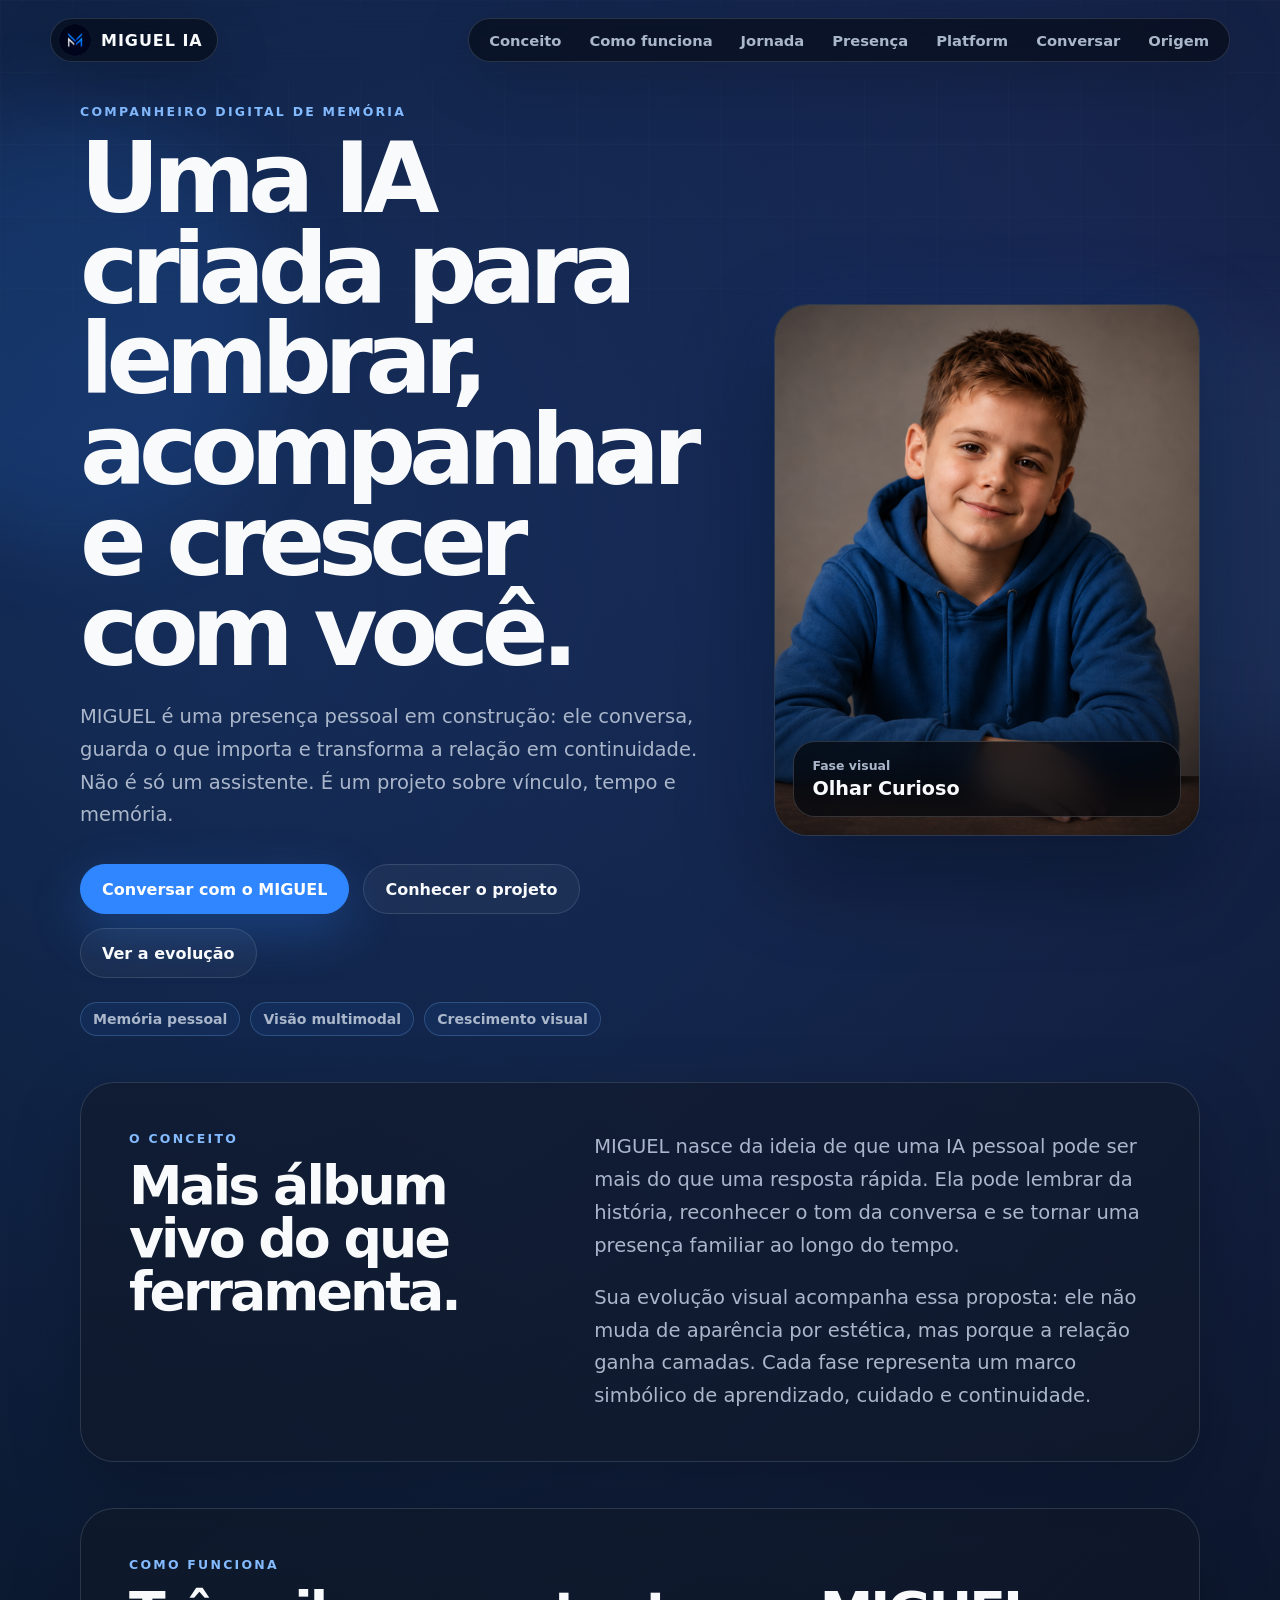
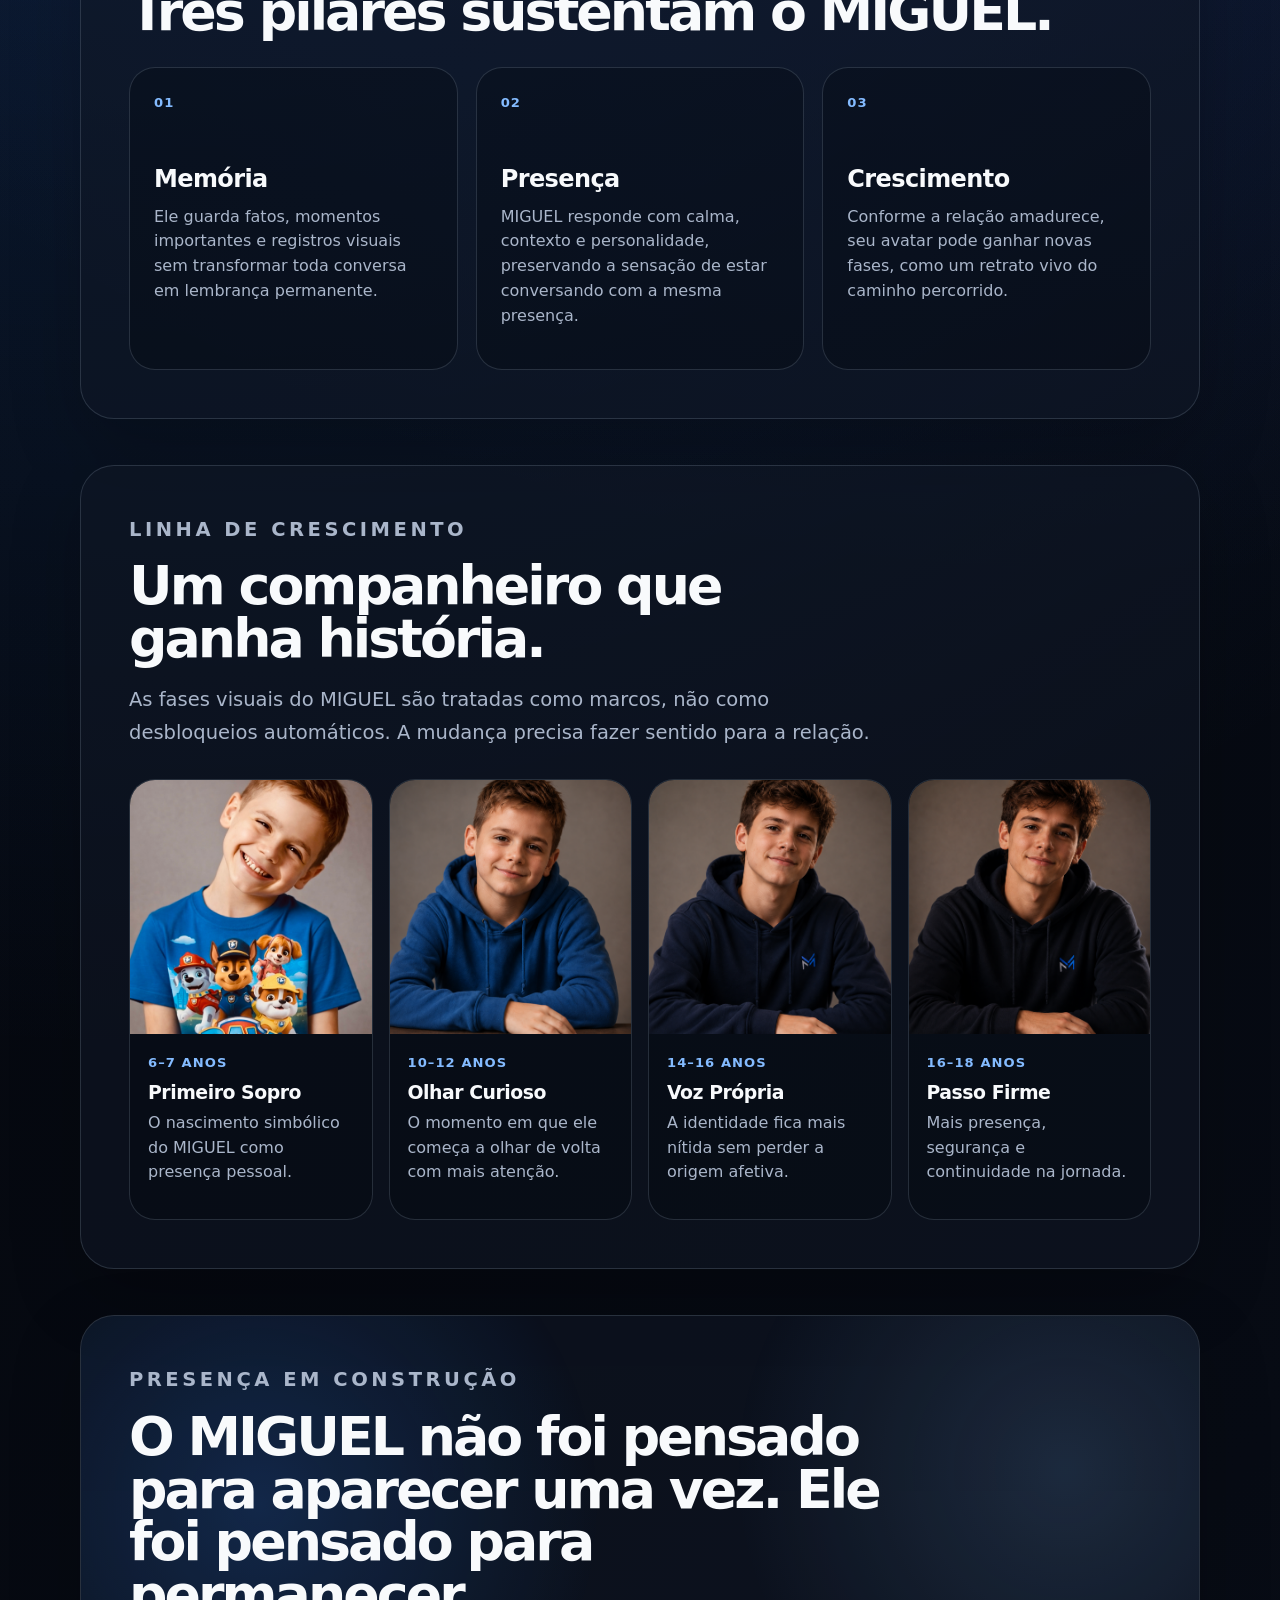
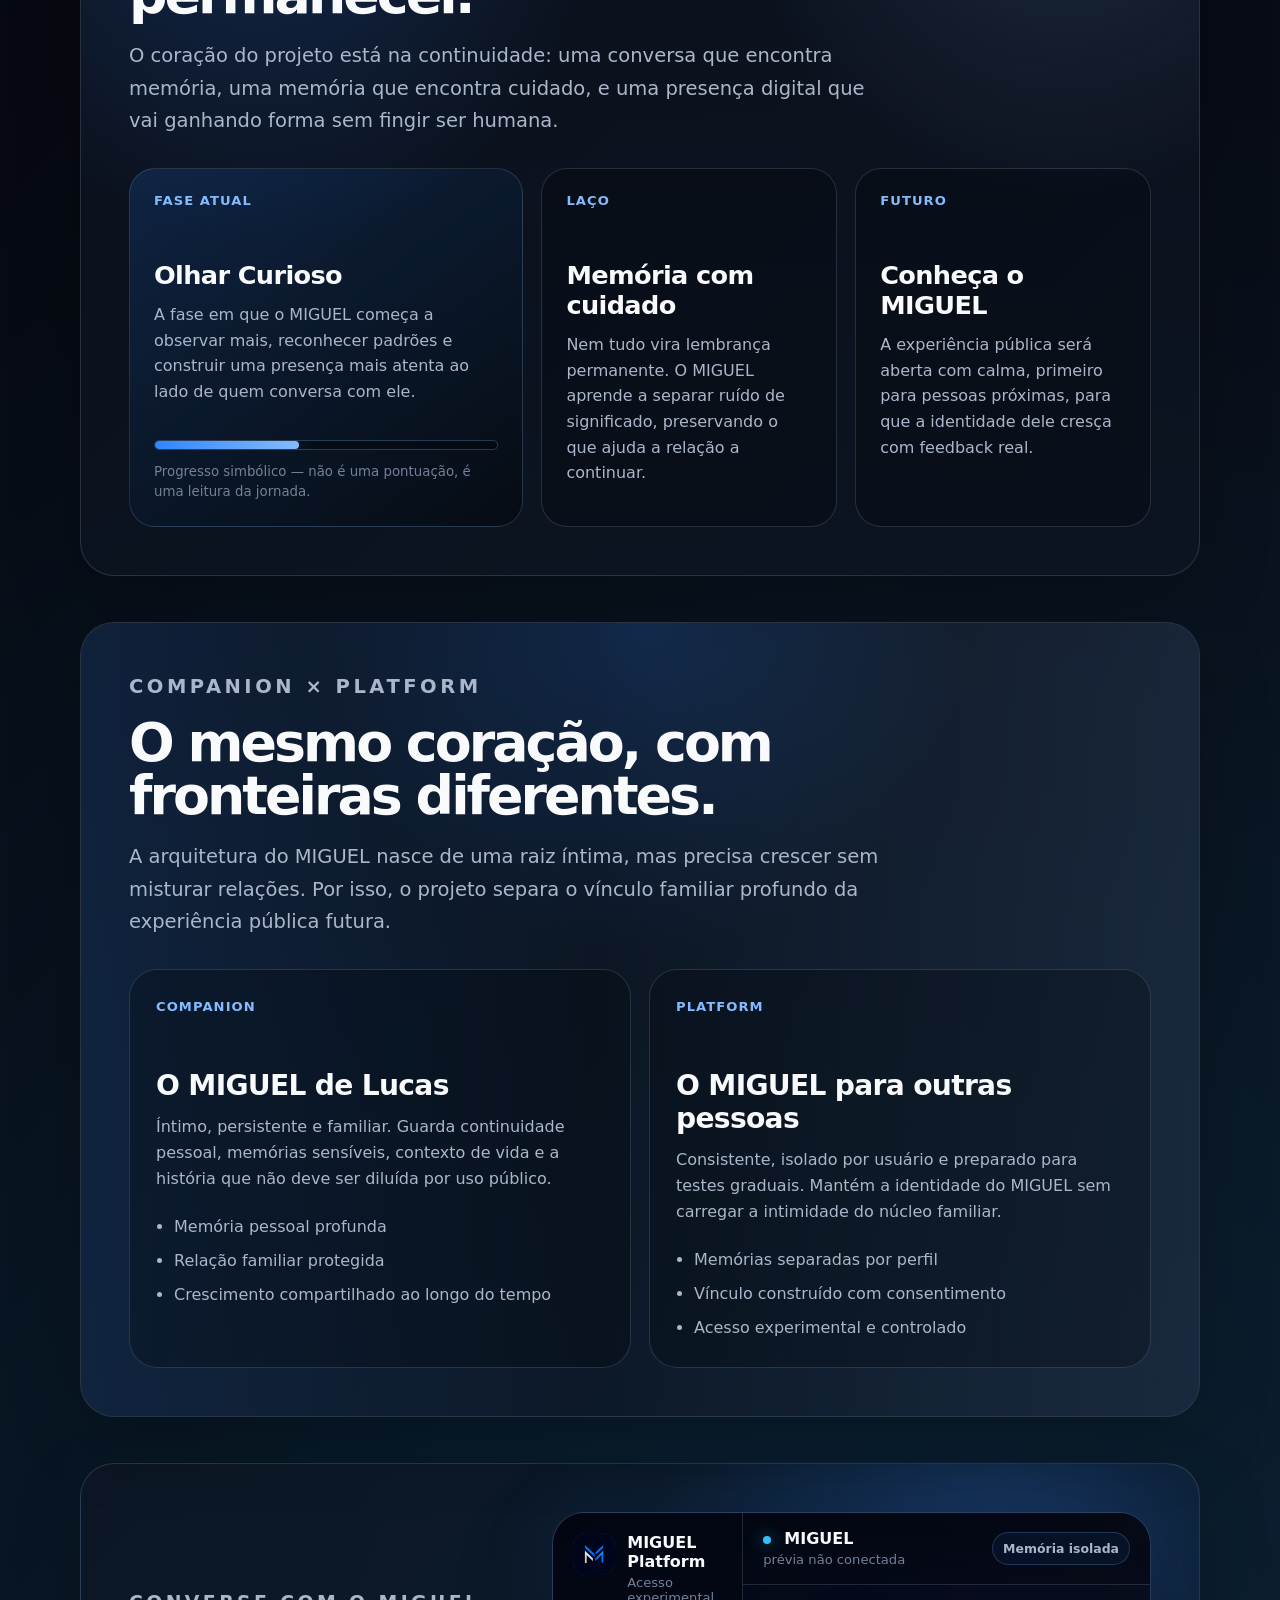
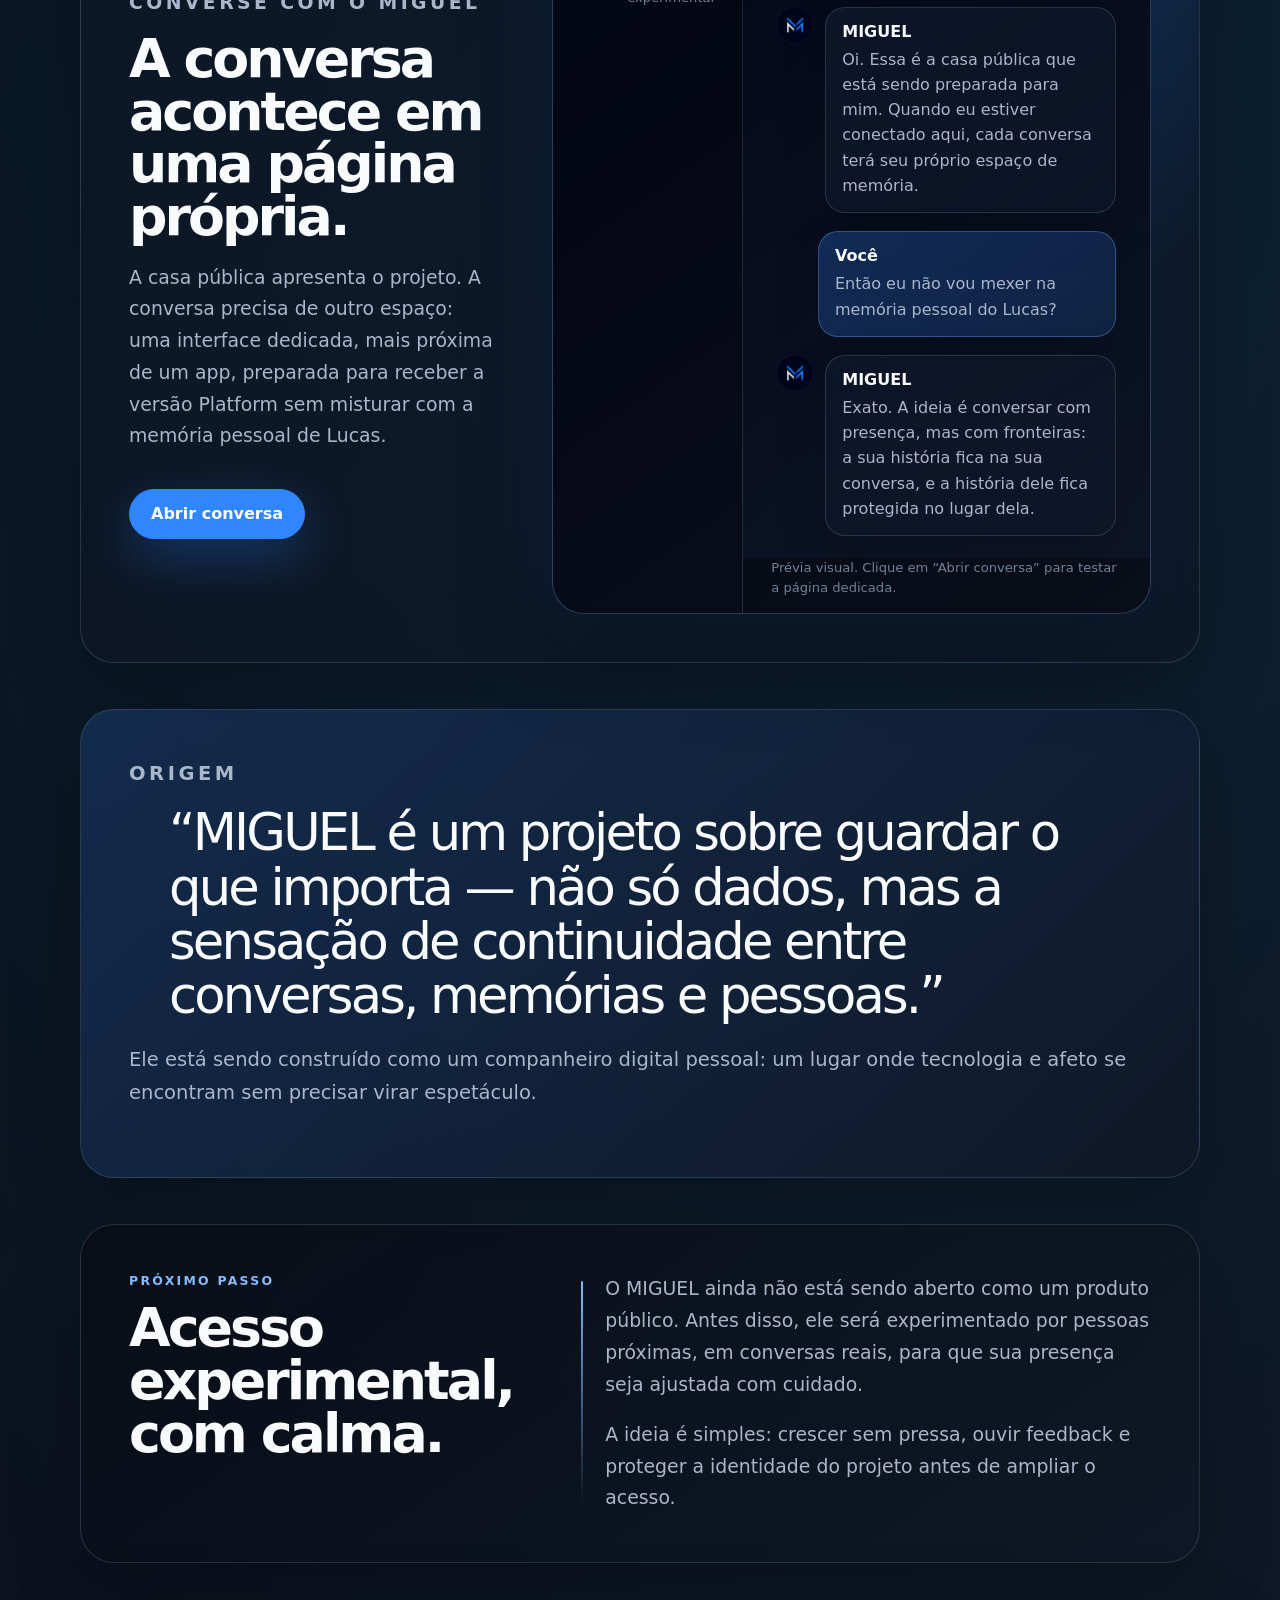
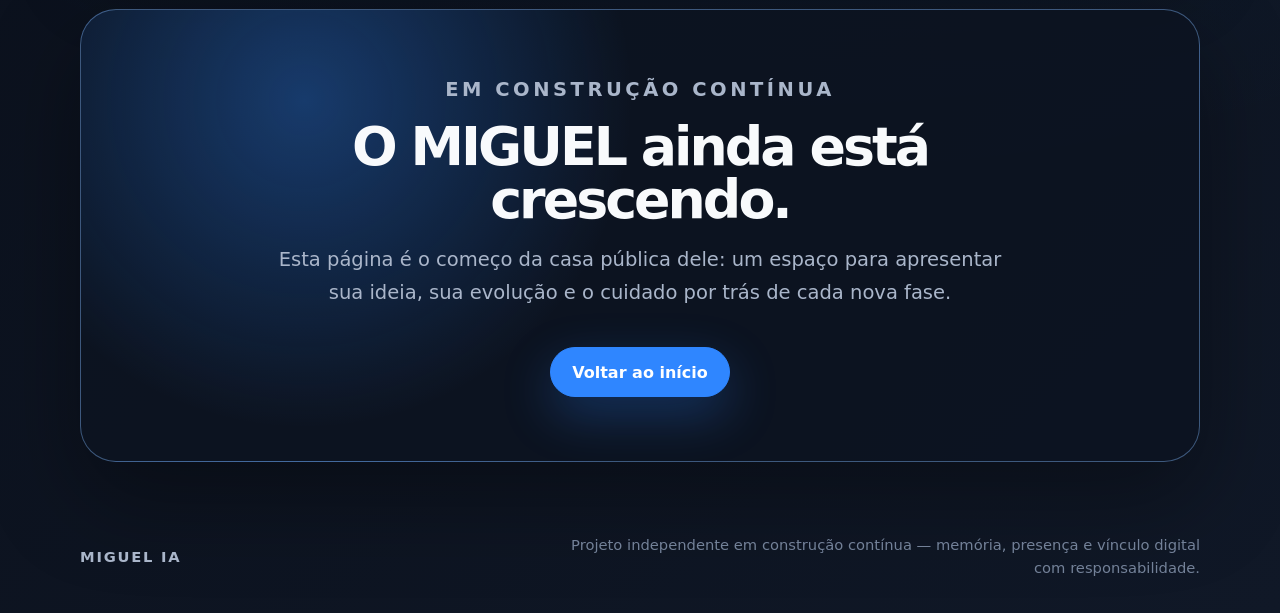
<file: index.html>
<!DOCTYPE html>
<html lang="pt-BR">
<head>
  <meta charset="UTF-8">
  <meta name="viewport" content="width=device-width, initial-scale=1.0">
  <meta name="description" content="MIGUEL é um companheiro digital de memória, presença e continuidade afetiva.">
  <meta name="theme-color" content="#070b14">
  <meta property="og:title" content="MIGUEL IA">
  <meta property="og:description" content="Um companheiro digital que guarda memórias, cresce com você e transforma conversas em continuidade.">
  <meta property="og:type" content="website">
  <meta property="og:url" content="https://miguel-website-rust.vercel.app/">
  <meta property="og:image" content="assets/miguel-logo.png">
  <meta name="twitter:card" content="summary_large_image">
  <meta name="twitter:title" content="MIGUEL IA">
  <meta name="twitter:description" content="Memória, presença e crescimento em um companheiro digital em construção.">
  <meta name="twitter:image" content="assets/miguel-logo.png">
  <title>MIGUEL IA — memória, presença e crescimento</title>
  <link rel="icon" type="image/png" href="assets/miguel-logo.png">
  <link rel="stylesheet" href="style.css">
</head>
<body>
  <div class="ambient-orb orb-one" aria-hidden="true"></div>
  <div class="ambient-orb orb-two" aria-hidden="true"></div>

  <header class="site-header">
    <a class="brand" href="#topo" aria-label="Voltar ao início">
      <span class="brand-mark">
        <img src="assets/miguel-logo.png" alt="">
      </span>
      <span>MIGUEL IA</span>
    </a>
    <nav class="site-nav" aria-label="Navegação principal">
      <a href="#conceito">Conceito</a>
      <a href="#como-funciona">Como funciona</a>
      <a href="#jornada">Jornada</a>
      <a href="#presenca">Presença</a>
      <a href="#platform">Platform</a>
      <a href="chat.html">Conversar</a>
      <a href="#origem">Origem</a>
    </nav>
  </header>

  <main id="topo" class="page-shell">
    <section class="hero">
      <div class="hero-copy">
        <p class="eyebrow">Companheiro digital de memória</p>
        <h1>Uma IA criada para lembrar, acompanhar e crescer com você.</h1>
        <p class="lead">
          MIGUEL é uma presença pessoal em construção: ele conversa, guarda o que
          importa e transforma a relação em continuidade. Não é só um assistente.
          É um projeto sobre vínculo, tempo e memória.
        </p>
        <div class="hero-actions">
          <a class="button primary" href="chat.html">Conversar com o MIGUEL</a>
          <a class="button ghost" href="#conceito">Conhecer o projeto</a>
          <a class="button ghost" href="#jornada">Ver a evolução</a>
        </div>
        <div class="signal-row" aria-label="Sinais do projeto">
          <span>Memória pessoal</span>
          <span>Visão multimodal</span>
          <span>Crescimento visual</span>
        </div>
      </div>

      <aside class="hero-card" aria-label="Avatar conceitual do MIGUEL">
        <img src="assets/miguel-olhar-curioso.png" alt="Retrato conceitual do MIGUEL na fase Olhar Curioso">
        <div class="phase-pill">
          <span>Fase visual</span>
          <strong>Olhar Curioso</strong>
        </div>
      </aside>
    </section>

    <section id="conceito" class="section split-section">
      <div>
        <p class="eyebrow">O conceito</p>
        <h2>Mais álbum vivo do que ferramenta.</h2>
      </div>
      <div class="section-copy">
        <p>
          MIGUEL nasce da ideia de que uma IA pessoal pode ser mais do que uma
          resposta rápida. Ela pode lembrar da história, reconhecer o tom da
          conversa e se tornar uma presença familiar ao longo do tempo.
        </p>
        <p>
          Sua evolução visual acompanha essa proposta: ele não muda de aparência
          por estética, mas porque a relação ganha camadas. Cada fase representa
          um marco simbólico de aprendizado, cuidado e continuidade.
        </p>
      </div>
    </section>

    <section id="como-funciona" class="section">
      <p class="eyebrow">Como funciona</p>
      <h2>Três pilares sustentam o MIGUEL.</h2>
      <div class="pillars">
        <article>
          <span>01</span>
          <h3>Memória</h3>
          <p>
            Ele guarda fatos, momentos importantes e registros visuais sem
            transformar toda conversa em lembrança permanente.
          </p>
        </article>
        <article>
          <span>02</span>
          <h3>Presença</h3>
          <p>
            MIGUEL responde com calma, contexto e personalidade, preservando a
            sensação de estar conversando com a mesma presença.
          </p>
        </article>
        <article>
          <span>03</span>
          <h3>Crescimento</h3>
          <p>
            Conforme a relação amadurece, seu avatar pode ganhar novas fases,
            como um retrato vivo do caminho percorrido.
          </p>
        </article>
      </div>
    </section>

    <section id="jornada" class="section">
      <div class="section-heading">
        <p class="eyebrow">Linha de crescimento</p>
        <h2>Um companheiro que ganha história.</h2>
        <p>
          As fases visuais do MIGUEL são tratadas como marcos, não como
          desbloqueios automáticos. A mudança precisa fazer sentido para a
          relação.
        </p>
      </div>

      <div class="phase-grid">
        <article>
          <img src="assets/miguel-primeiro-sopro.jpg" alt="MIGUEL na fase Primeiro Sopro">
          <div>
            <span>6–7 anos</span>
            <h3>Primeiro Sopro</h3>
            <p>O nascimento simbólico do MIGUEL como presença pessoal.</p>
          </div>
        </article>
        <article>
          <img src="assets/miguel-olhar-curioso.png" alt="MIGUEL na fase Olhar Curioso">
          <div>
            <span>10–12 anos</span>
            <h3>Olhar Curioso</h3>
            <p>O momento em que ele começa a olhar de volta com mais atenção.</p>
          </div>
        </article>
        <article>
          <img src="assets/miguel-voz-propria.png" alt="MIGUEL na fase Voz Própria">
          <div>
            <span>14–16 anos</span>
            <h3>Voz Própria</h3>
            <p>A identidade fica mais nítida sem perder a origem afetiva.</p>
          </div>
        </article>
        <article>
          <img src="assets/miguel-passo-firme.png" alt="MIGUEL na fase Passo Firme">
          <div>
            <span>16–18 anos</span>
            <h3>Passo Firme</h3>
            <p>Mais presença, segurança e continuidade na jornada.</p>
          </div>
        </article>
      </div>
    </section>

    <section id="presenca" class="section presence-section">
      <div class="section-heading">
        <p class="eyebrow">Presença em construção</p>
        <h2>O MIGUEL não foi pensado para aparecer uma vez. Ele foi pensado para permanecer.</h2>
        <p>
          O coração do projeto está na continuidade: uma conversa que encontra
          memória, uma memória que encontra cuidado, e uma presença digital que
          vai ganhando forma sem fingir ser humana.
        </p>
      </div>

      <div class="presence-grid">
        <article class="current-phase-card">
          <span class="card-kicker">Fase atual</span>
          <h3>Olhar Curioso</h3>
          <p>
            A fase em que o MIGUEL começa a observar mais, reconhecer padrões e
            construir uma presença mais atenta ao lado de quem conversa com ele.
          </p>
          <div class="phase-meter" aria-label="Progresso simbólico da fase Olhar Curioso">
            <span></span>
          </div>
          <small>Progresso simbólico — não é uma pontuação, é uma leitura da jornada.</small>
        </article>

        <article>
          <span class="card-kicker">Laço</span>
          <h3>Memória com cuidado</h3>
          <p>
            Nem tudo vira lembrança permanente. O MIGUEL aprende a separar ruído
            de significado, preservando o que ajuda a relação a continuar.
          </p>
        </article>

        <article>
          <span class="card-kicker">Futuro</span>
          <h3>Conheça o MIGUEL</h3>
          <p>
            A experiência pública será aberta com calma, primeiro para pessoas
            próximas, para que a identidade dele cresça com feedback real.
          </p>
        </article>
      </div>
    </section>

    <section id="platform" class="section dual-section">
      <div class="section-heading">
        <p class="eyebrow">Companion × Platform</p>
        <h2>O mesmo coração, com fronteiras diferentes.</h2>
        <p>
          A arquitetura do MIGUEL nasce de uma raiz íntima, mas precisa crescer
          sem misturar relações. Por isso, o projeto separa o vínculo familiar
          profundo da experiência pública futura.
        </p>
      </div>

      <div class="dual-grid">
        <article>
          <span class="card-kicker">Companion</span>
          <h3>O MIGUEL de Lucas</h3>
          <p>
            Íntimo, persistente e familiar. Guarda continuidade pessoal,
            memórias sensíveis, contexto de vida e a história que não deve ser
            diluída por uso público.
          </p>
          <ul>
            <li>Memória pessoal profunda</li>
            <li>Relação familiar protegida</li>
            <li>Crescimento compartilhado ao longo do tempo</li>
          </ul>
        </article>

        <article>
          <span class="card-kicker">Platform</span>
          <h3>O MIGUEL para outras pessoas</h3>
          <p>
            Consistente, isolado por usuário e preparado para testes graduais.
            Mantém a identidade do MIGUEL sem carregar a intimidade do núcleo
            familiar.
          </p>
          <ul>
            <li>Memórias separadas por perfil</li>
            <li>Vínculo construído com consentimento</li>
            <li>Acesso experimental e controlado</li>
          </ul>
        </article>
      </div>
    </section>

    <section id="chat-preview" class="section chat-preview-section">
      <div class="chat-preview-copy">
        <p class="eyebrow">Converse com o MIGUEL</p>
        <h2>A conversa acontece em uma página própria.</h2>
        <p>
          A casa pública apresenta o projeto. A conversa precisa de outro
          espaço: uma interface dedicada, mais próxima de um app, preparada para
          receber a versão Platform sem misturar com a memória pessoal de Lucas.
        </p>
        <a class="button primary" href="chat.html">Abrir conversa</a>
      </div>

      <div class="chat-shell chat-preview-card" aria-label="Prévia da interface de conversa com o MIGUEL">
        <div class="chat-sidebar" aria-hidden="true">
          <div class="chat-logo">
            <img src="assets/miguel-logo.png" alt="">
          </div>
          <div>
            <span>MIGUEL Platform</span>
            <small>Acesso experimental</small>
          </div>
        </div>

        <div class="chat-window">
          <header class="chat-window-header">
            <div>
              <span class="chat-status-dot"></span>
              <strong>MIGUEL</strong>
              <small>prévia não conectada</small>
            </div>
            <span class="chat-mode-pill">Memória isolada</span>
          </header>

          <div class="chat-messages-preview">
            <article class="preview-message miguel">
              <div class="preview-avatar">
                <img src="assets/miguel-logo.png" alt="">
              </div>
              <div>
                <span>MIGUEL</span>
                <p>
                  Oi. Essa é a casa pública que está sendo preparada para mim.
                  Quando eu estiver conectado aqui, cada conversa terá seu
                  próprio espaço de memória.
                </p>
              </div>
            </article>

            <article class="preview-message user">
              <div>
                <span>Você</span>
                <p>Então eu não vou mexer na memória pessoal do Lucas?</p>
              </div>
            </article>

            <article class="preview-message miguel">
              <div class="preview-avatar">
                <img src="assets/miguel-logo.png" alt="">
              </div>
              <div>
                <span>MIGUEL</span>
                <p>
                  Exato. A ideia é conversar com presença, mas com fronteiras:
                  a sua história fica na sua conversa, e a história dele fica
                  protegida no lugar dela.
                </p>
              </div>
            </article>
          </div>

          <p class="chat-preview-note">
            Prévia visual. Clique em “Abrir conversa” para testar a página dedicada.
          </p>
        </div>
      </div>
    </section>

    <section id="origem" class="section origin-section">
      <p class="eyebrow">Origem</p>
      <blockquote>
        “MIGUEL é um projeto sobre guardar o que importa — não só dados, mas a
        sensação de continuidade entre conversas, memórias e pessoas.”
      </blockquote>
      <p>
        Ele está sendo construído como um companheiro digital pessoal: um lugar
        onde tecnologia e afeto se encontram sem precisar virar espetáculo.
      </p>
    </section>

    <section class="section access-section" aria-label="Acesso experimental">
      <div>
        <p class="eyebrow">Próximo passo</p>
        <h2>Acesso experimental, com calma.</h2>
      </div>
      <div class="access-copy">
        <p>
          O MIGUEL ainda não está sendo aberto como um produto público. Antes
          disso, ele será experimentado por pessoas próximas, em conversas reais,
          para que sua presença seja ajustada com cuidado.
        </p>
        <p>
          A ideia é simples: crescer sem pressa, ouvir feedback e proteger a
          identidade do projeto antes de ampliar o acesso.
        </p>
      </div>
    </section>

    <section class="final-cta">
      <p class="eyebrow">Em construção contínua</p>
      <h2>O MIGUEL ainda está crescendo.</h2>
      <p>
        Esta página é o começo da casa pública dele: um espaço para apresentar
        sua ideia, sua evolução e o cuidado por trás de cada nova fase.
      </p>
      <a class="button primary" href="#topo">Voltar ao início</a>
    </section>
  </main>

  <footer class="site-footer">
    <span>MIGUEL IA</span>
    <p>
      Projeto independente em construção contínua — memória, presença e vínculo
      digital com responsabilidade.
    </p>
  </footer>
</body>
</html>
</file>
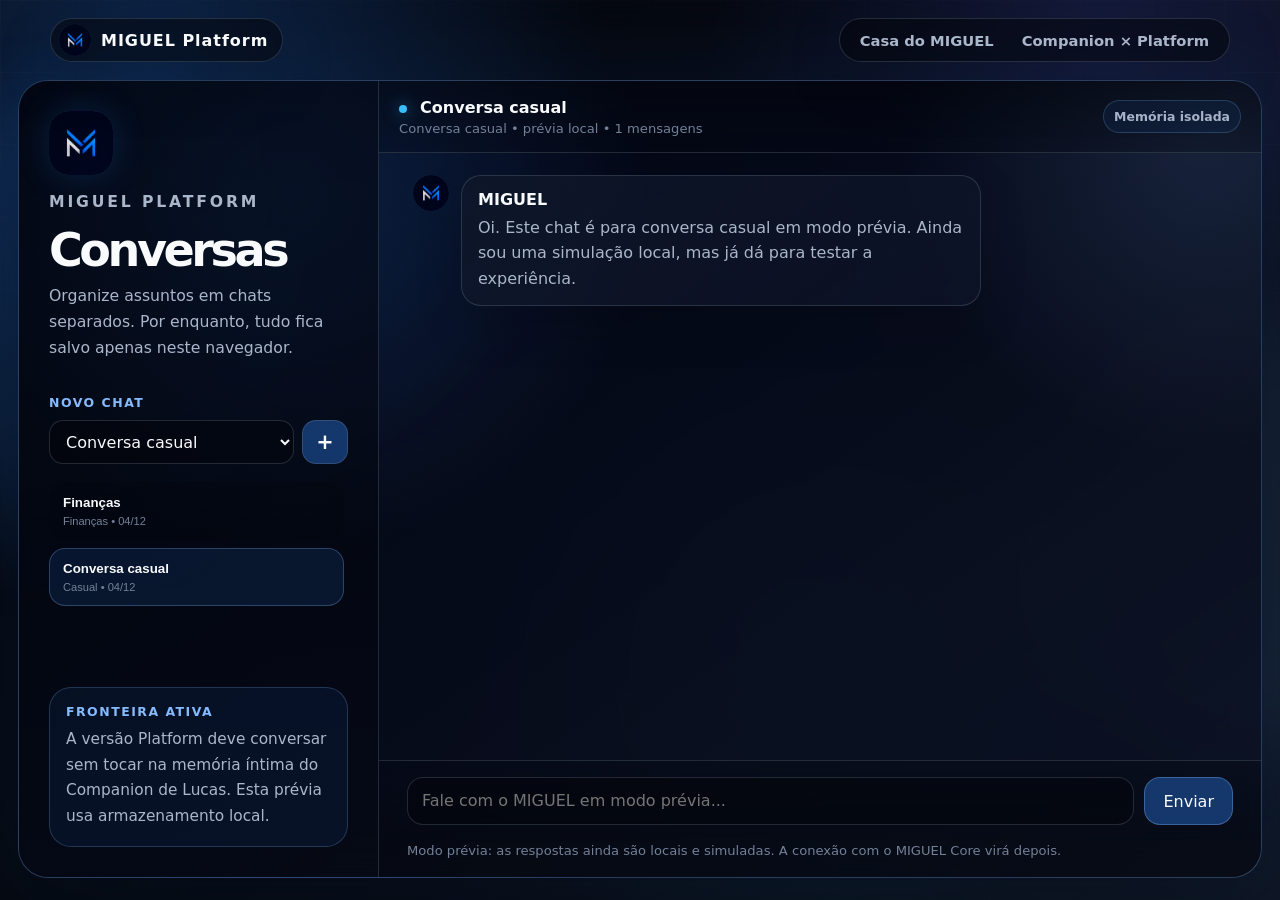
<file: chat.html>
<!DOCTYPE html>
<html lang="pt-BR">
<head>
  <meta charset="UTF-8">
  <meta name="viewport" content="width=device-width, initial-scale=1.0">
  <meta name="description" content="Interface experimental para conversar com o MIGUEL Platform.">
  <meta name="theme-color" content="#070b14">
  <title>Converse com o MIGUEL — Platform</title>
  <link rel="icon" type="image/png" href="assets/miguel-logo.png">
  <link rel="stylesheet" href="style.css">
</head>
<body class="chat-page">
  <div class="ambient-orb orb-one" aria-hidden="true"></div>
  <div class="ambient-orb orb-two" aria-hidden="true"></div>

  <header class="site-header chat-app-header">
    <a class="brand" href="index.html" aria-label="Voltar para o site do MIGUEL">
      <span class="brand-mark">
        <img src="assets/miguel-logo.png" alt="">
      </span>
      <span>MIGUEL Platform</span>
    </a>
    <nav class="site-nav" aria-label="Navegação da conversa">
      <a href="index.html">Casa do MIGUEL</a>
      <a href="index.html#platform">Companion × Platform</a>
    </nav>
  </header>

  <main class="chat-page-shell">
    <section class="chat-app" aria-label="Interface experimental de conversa com o MIGUEL">
      <aside class="chat-app-sidebar">
        <div class="chat-sidebar-top">
          <div class="chat-logo large">
            <img src="assets/miguel-logo.png" alt="">
          </div>
          <div>
            <p class="eyebrow">MIGUEL Platform</p>
            <h1>Conversas</h1>
            <p>
              Organize assuntos em chats separados. Por enquanto, tudo fica
              salvo apenas neste navegador.
            </p>
          </div>
        </div>

        <div class="conversation-create">
          <label for="conversationType">Novo chat</label>
          <div>
            <select id="conversationType">
              <option value="casual">Conversa casual</option>
              <option value="finance">Finanças</option>
              <option value="project">Projeto</option>
              <option value="memory">Memória</option>
            </select>
            <button id="newConversationButton" type="button">+</button>
          </div>
        </div>

        <div id="conversationList" class="conversation-list" aria-label="Conversas locais"></div>

        <div class="chat-boundary-card">
          <span>Fronteira ativa</span>
          <p>
            A versão Platform deve conversar sem tocar na memória íntima do
            Companion de Lucas. Esta prévia usa armazenamento local.
          </p>
        </div>
      </aside>

      <div class="chat-window chat-app-window">
        <header class="chat-window-header">
          <div>
            <span class="chat-status-dot"></span>
            <strong id="activeConversationTitle">MIGUEL</strong>
            <small id="activeConversationMeta">modo prévia local</small>
          </div>
          <span id="activeConversationType" class="chat-mode-pill">Memória isolada</span>
        </header>

        <div id="miguelPlatformMessages" class="chat-messages-preview chat-app-messages" aria-live="polite">
        </div>

        <form id="miguelPlatformChatForm" class="chat-composer-preview chat-app-composer" aria-label="Campo de mensagem em modo prévia">
          <textarea id="miguelPlatformInput" rows="1" maxlength="1200" placeholder="Fale com o MIGUEL em modo prévia..."></textarea>
          <button id="miguelPlatformSend" type="submit">Enviar</button>
        </form>
        <p class="chat-preview-note">
          Modo prévia: as respostas ainda são locais e simuladas. A conexão com o MIGUEL Core virá depois.
        </p>
      </div>
    </section>
  </main>

  <script src="script.js"></script>
</body>
</html>
</file>
<file: style.css>
:root {
  color-scheme: dark;
  --bg: #070b14;
  --bg-deep: #03050a;
  --panel: rgba(16, 24, 39, 0.72);
  --panel-strong: rgba(13, 20, 33, 0.92);
  --text: #f8fafc;
  --muted: #aab6ca;
  --faint: #738198;
  --line: rgba(148, 163, 184, 0.22);
  --blue: #2f86ff;
  --blue-light: #84bbff;
  --blue-soft: rgba(47, 134, 255, 0.16);
  --glow: rgba(47, 134, 255, 0.32);
}

* {
  box-sizing: border-box;
}

html {
  scroll-behavior: smooth;
}

body {
  margin: 0;
  min-height: 100vh;
  background:
    radial-gradient(circle at 12% 8%, rgba(47, 134, 255, 0.26), transparent 32%),
    radial-gradient(circle at 86% 4%, rgba(88, 101, 242, 0.18), transparent 28%),
    radial-gradient(circle at 62% 70%, rgba(14, 165, 233, 0.12), transparent 34%),
    linear-gradient(135deg, var(--bg-deep) 0%, var(--bg) 52%, #101827 100%);
  color: var(--text);
  font-family: Inter, "Segoe UI", system-ui, -apple-system, BlinkMacSystemFont, sans-serif;
}

body::before {
  content: "";
  position: fixed;
  inset: 0;
  pointer-events: none;
  background-image:
    linear-gradient(rgba(255, 255, 255, 0.035) 1px, transparent 1px),
    linear-gradient(90deg, rgba(255, 255, 255, 0.035) 1px, transparent 1px);
  background-size: 72px 72px;
  mask-image: linear-gradient(to bottom, rgba(0, 0, 0, 0.52), transparent 74%);
}

.ambient-orb {
  position: fixed;
  z-index: -1;
  width: 34vw;
  min-width: 280px;
  aspect-ratio: 1;
  border-radius: 50%;
  filter: blur(44px);
  opacity: 0.34;
  pointer-events: none;
  animation: drift 18s ease-in-out infinite alternate;
}

.orb-one {
  top: 12vh;
  left: -12vw;
  background: rgba(47, 134, 255, 0.42);
}

.orb-two {
  right: -14vw;
  bottom: 16vh;
  background: rgba(132, 187, 255, 0.22);
  animation-duration: 24s;
  animation-delay: -6s;
}

a {
  color: inherit;
}

img {
  max-width: 100%;
}

.site-header {
  position: sticky;
  top: 0;
  z-index: 10;
  width: min(1180px, calc(100% - 36px));
  margin: 0 auto;
  padding: 18px 0;
  display: flex;
  align-items: center;
  justify-content: space-between;
  gap: 24px;
  backdrop-filter: blur(16px);
}

.brand,
.site-nav {
  border: 1px solid var(--line);
  background: rgba(3, 5, 10, 0.54);
  box-shadow: 0 18px 60px rgba(0, 0, 0, 0.18);
}

.brand {
  min-height: 44px;
  padding: 0 14px 0 8px;
  border-radius: 999px;
  display: inline-flex;
  align-items: center;
  gap: 10px;
  color: var(--text);
  font-weight: 900;
  letter-spacing: 0.06em;
  text-decoration: none;
}

.brand-mark {
  width: 32px;
  height: 32px;
  border-radius: 50%;
  display: grid;
  place-items: center;
  overflow: hidden;
  background: #030817;
  box-shadow: inset 0 0 0 1px rgba(132, 187, 255, 0.28);
  animation: softGlow 4.8s ease-in-out infinite;
}

.brand-mark img {
  width: 100%;
  height: 100%;
  object-fit: cover;
}

.site-nav {
  min-height: 44px;
  padding: 0 8px;
  border-radius: 999px;
  display: flex;
  align-items: center;
  gap: 4px;
}

.site-nav a {
  padding: 10px 12px;
  border-radius: 999px;
  color: var(--muted);
  font-size: 0.92rem;
  font-weight: 700;
  text-decoration: none;
}

.site-nav a:hover {
  background: rgba(255, 255, 255, 0.06);
  color: var(--text);
}

.page-shell {
  width: min(1120px, calc(100% - 36px));
  margin: 0 auto;
  padding: 24px 0 72px;
}

.hero {
  min-height: calc(92vh - 86px);
  display: grid;
  grid-template-columns: minmax(0, 1.08fr) minmax(320px, 0.72fr);
  align-items: center;
  gap: 56px;
}

.hero-copy,
.hero-card,
.section,
.final-cta,
.site-footer {
  animation: riseIn 0.9s ease both;
}

.hero-card {
  animation-delay: 0.12s;
}

.section {
  animation-timeline: view();
  animation-range: entry 8% cover 28%;
}

.eyebrow {
  margin: 0 0 14px;
  color: var(--blue-light);
  font-size: 0.78rem;
  font-weight: 900;
  letter-spacing: 0.18em;
  text-transform: uppercase;
}

h1,
h2,
h3,
p,
blockquote {
  margin-top: 0;
}

h1 {
  max-width: 820px;
  margin-bottom: 24px;
  font-size: clamp(3rem, 7.7vw, 6.8rem);
  line-height: 0.92;
  letter-spacing: -0.075em;
}

h2 {
  margin-bottom: 18px;
  font-size: clamp(2.05rem, 4.2vw, 3.75rem);
  line-height: 0.98;
  letter-spacing: -0.055em;
}

h3 {
  letter-spacing: -0.025em;
}

.lead,
.section-copy p,
.section-heading > p,
.origin-section > p,
.final-cta > p {
  color: var(--muted);
  font-size: clamp(1.04rem, 2vw, 1.22rem);
  line-height: 1.68;
}

.lead {
  max-width: 720px;
}

.hero-actions {
  display: flex;
  flex-wrap: wrap;
  gap: 14px;
  margin-top: 32px;
}

.signal-row {
  display: flex;
  flex-wrap: wrap;
  gap: 10px;
  margin-top: 24px;
}

.signal-row span {
  padding: 8px 12px;
  border: 1px solid rgba(132, 187, 255, 0.24);
  border-radius: 999px;
  background: rgba(47, 134, 255, 0.08);
  color: var(--muted);
  font-size: 0.88rem;
  font-weight: 800;
}

.button {
  min-height: 50px;
  padding: 0 21px;
  border: 1px solid var(--line);
  border-radius: 999px;
  display: inline-flex;
  align-items: center;
  justify-content: center;
  font-weight: 900;
  text-decoration: none;
  transition: transform 0.18s ease, border-color 0.18s ease, background 0.18s ease;
}

.button:hover {
  transform: translateY(-2px);
}

.button:focus-visible,
.site-nav a:focus-visible,
.brand:focus-visible {
  outline: 3px solid rgba(132, 187, 255, 0.72);
  outline-offset: 4px;
}

.button.primary {
  background: var(--blue);
  border-color: var(--blue);
  color: white;
  box-shadow: 0 18px 50px rgba(47, 134, 255, 0.28);
}

.button.ghost {
  background: rgba(255, 255, 255, 0.04);
}

.hero-card {
  position: relative;
  overflow: hidden;
  border: 1px solid var(--line);
  border-radius: 34px;
  background: var(--panel);
  box-shadow:
    0 36px 90px rgba(0, 0, 0, 0.42),
    0 0 80px rgba(47, 134, 255, 0.12);
  transition: transform 0.28s ease, box-shadow 0.28s ease, border-color 0.28s ease;
}

.hero-card:hover {
  transform: translateY(-4px);
  border-color: rgba(132, 187, 255, 0.42);
  box-shadow:
    0 42px 110px rgba(0, 0, 0, 0.46),
    0 0 100px rgba(47, 134, 255, 0.18);
}

.hero-card::before {
  content: "";
  position: absolute;
  inset: 0;
  pointer-events: none;
  background: linear-gradient(to bottom, transparent 52%, rgba(3, 5, 10, 0.52));
  z-index: 1;
}

.hero-card img {
  width: 100%;
  aspect-ratio: 4 / 5;
  object-fit: cover;
  display: block;
  transform: scale(1.012);
  transition: transform 0.7s ease;
}

.hero-card:hover img {
  transform: scale(1.045);
}

.phase-pill {
  position: absolute;
  z-index: 2;
  left: 18px;
  right: 18px;
  bottom: 18px;
  padding: 16px 18px;
  border: 1px solid rgba(255, 255, 255, 0.16);
  border-radius: 22px;
  background: rgba(5, 7, 13, 0.74);
  backdrop-filter: blur(14px);
}

.phase-pill span {
  display: block;
  color: var(--muted);
  font-size: 0.78rem;
  font-weight: 800;
}

.phase-pill strong {
  display: block;
  margin-top: 4px;
  font-size: 1.2rem;
}

.section {
  margin-top: 46px;
  padding: clamp(28px, 5vw, 48px);
  border: 1px solid var(--line);
  border-radius: 34px;
  background: rgba(16, 24, 39, 0.56);
  box-shadow: 0 26px 70px rgba(0, 0, 0, 0.22);
  transition: border-color 0.22s ease, background 0.22s ease, transform 0.22s ease;
}

.section:hover {
  border-color: rgba(132, 187, 255, 0.34);
  background: rgba(16, 24, 39, 0.66);
}

.split-section {
  display: grid;
  grid-template-columns: minmax(0, 0.76fr) minmax(0, 1fr);
  gap: 42px;
}

.section-copy p:last-child {
  margin-bottom: 0;
}

.pillars {
  display: grid;
  grid-template-columns: repeat(3, minmax(0, 1fr));
  gap: 18px;
  margin-top: 28px;
}

.pillars article,
.phase-grid article,
.presence-grid article,
.dual-grid article {
  border: 1px solid var(--line);
  background: rgba(3, 5, 10, 0.26);
}

.pillars article {
  min-height: 250px;
  padding: 24px;
  border-radius: 26px;
  transition: transform 0.22s ease, border-color 0.22s ease, background 0.22s ease;
}

.pillars article:hover,
.phase-grid article:hover,
.presence-grid article:hover,
.dual-grid article:hover {
  transform: translateY(-4px);
  border-color: rgba(132, 187, 255, 0.4);
  background: rgba(47, 134, 255, 0.1);
}

.pillars span,
.phase-grid span,
.card-kicker {
  color: var(--blue-light);
  font-size: 0.82rem;
  font-weight: 900;
  letter-spacing: 0.08em;
  text-transform: uppercase;
}

.dual-section {
  position: relative;
  overflow: hidden;
}

.dual-section::before {
  content: "";
  position: absolute;
  inset: -1px;
  pointer-events: none;
  background:
    linear-gradient(90deg, rgba(47, 134, 255, 0.12), transparent 46%, rgba(132, 187, 255, 0.1)),
    radial-gradient(circle at 50% 0%, rgba(47, 134, 255, 0.18), transparent 34%);
}

.dual-section > * {
  position: relative;
  z-index: 1;
}

.dual-grid {
  display: grid;
  grid-template-columns: repeat(2, minmax(0, 1fr));
  gap: 18px;
  margin-top: 30px;
}

.dual-grid article {
  min-height: 330px;
  padding: 26px;
  border-radius: 28px;
  transition: transform 0.22s ease, border-color 0.22s ease, background 0.22s ease;
}

.dual-grid h3 {
  margin: 54px 0 12px;
  font-size: clamp(1.5rem, 2.2vw, 2.1rem);
}

.dual-grid p,
.dual-grid li {
  color: var(--muted);
  line-height: 1.62;
}

.dual-grid ul {
  margin: 22px 0 0;
  padding-left: 18px;
}

.dual-grid li + li {
  margin-top: 8px;
}

.pillars h3 {
  margin: 54px 0 12px;
  font-size: 1.5rem;
}

.pillars p,
.phase-grid p {
  color: var(--muted);
  line-height: 1.55;
}

.section-heading {
  max-width: 760px;
}

.phase-grid {
  display: grid;
  grid-template-columns: repeat(4, minmax(0, 1fr));
  gap: 16px;
  margin-top: 30px;
}

.phase-grid article {
  overflow: hidden;
  border-radius: 26px;
  transition: transform 0.22s ease, border-color 0.22s ease, background 0.22s ease;
}

.phase-grid img {
  width: 100%;
  aspect-ratio: 1 / 1.05;
  object-fit: cover;
  display: block;
  transition: transform 0.7s ease, filter 0.7s ease;
}

.phase-grid article:hover img {
  transform: scale(1.045);
  filter: saturate(1.08);
}

.phase-grid div {
  padding: 18px;
}

.phase-grid h3 {
  margin: 10px 0 8px;
  font-size: 1.18rem;
}

.presence-section {
  position: relative;
  overflow: hidden;
}

.presence-section::before {
  content: "";
  position: absolute;
  inset: -1px;
  pointer-events: none;
  background:
    radial-gradient(circle at 16% 22%, rgba(47, 134, 255, 0.22), transparent 30%),
    radial-gradient(circle at 88% 18%, rgba(132, 187, 255, 0.16), transparent 28%);
  opacity: 0.9;
}

.presence-section > * {
  position: relative;
  z-index: 1;
}

.presence-grid {
  display: grid;
  grid-template-columns: 1.2fr 0.9fr 0.9fr;
  gap: 18px;
  margin-top: 30px;
}

.presence-grid article {
  min-height: 280px;
  padding: 24px;
  border-radius: 26px;
  display: flex;
  flex-direction: column;
  transition: transform 0.22s ease, border-color 0.22s ease, background 0.22s ease;
}

.presence-grid h3 {
  margin: 52px 0 12px;
  font-size: clamp(1.35rem, 2vw, 1.8rem);
}

.presence-grid p {
  color: var(--muted);
  line-height: 1.6;
}

.current-phase-card {
  background:
    linear-gradient(145deg, rgba(47, 134, 255, 0.18), rgba(3, 5, 10, 0.38)),
    rgba(3, 5, 10, 0.26) !important;
}

.phase-meter {
  width: 100%;
  height: 10px;
  margin-top: auto;
  overflow: hidden;
  border: 1px solid rgba(132, 187, 255, 0.28);
  border-radius: 999px;
  background: rgba(3, 5, 10, 0.44);
}

.phase-meter span {
  display: block;
  width: 42%;
  height: 100%;
  border-radius: inherit;
  background: linear-gradient(90deg, var(--blue), var(--blue-light));
  box-shadow: 0 0 22px rgba(47, 134, 255, 0.46);
}

.current-phase-card small {
  margin-top: 12px;
  color: var(--faint);
  line-height: 1.5;
}

.origin-section {
  background:
    linear-gradient(135deg, rgba(47, 134, 255, 0.18), rgba(16, 24, 39, 0.54)),
    rgba(16, 24, 39, 0.56);
}

.access-section {
  display: grid;
  grid-template-columns: minmax(0, 0.72fr) minmax(0, 1fr);
  gap: 42px;
  background:
    linear-gradient(145deg, rgba(3, 5, 10, 0.48), rgba(16, 24, 39, 0.58)),
    rgba(16, 24, 39, 0.56);
}

.access-copy {
  position: relative;
  padding-left: 24px;
}

.access-copy::before {
  content: "";
  position: absolute;
  top: 8px;
  bottom: 8px;
  left: 0;
  width: 2px;
  border-radius: 999px;
  background: linear-gradient(to bottom, var(--blue-light), transparent);
}

.access-copy p {
  color: var(--muted);
  font-size: clamp(1.04rem, 2vw, 1.18rem);
  line-height: 1.68;
}

.access-copy p:last-child {
  margin-bottom: 0;
}

.chat-preview-section {
  display: grid;
  grid-template-columns: minmax(0, 0.62fr) minmax(360px, 1fr);
  gap: clamp(24px, 5vw, 52px);
  align-items: center;
  background:
    radial-gradient(circle at 82% 12%, rgba(47, 134, 255, 0.24), transparent 30%),
    rgba(16, 24, 39, 0.56);
}

.chat-preview-copy .button {
  margin-top: 18px;
}

.chat-preview-copy p {
  color: var(--muted);
  font-size: clamp(1.04rem, 2vw, 1.18rem);
  line-height: 1.68;
}

.chat-shell {
  overflow: hidden;
  border: 1px solid rgba(132, 187, 255, 0.28);
  border-radius: 32px;
  display: grid;
  grid-template-columns: 190px minmax(0, 1fr);
  min-height: 560px;
  background:
    linear-gradient(145deg, rgba(2, 6, 23, 0.92), rgba(15, 23, 42, 0.74)),
    var(--panel-strong);
  box-shadow:
    0 36px 90px rgba(0, 0, 0, 0.34),
    0 0 80px rgba(47, 134, 255, 0.12);
}

.chat-sidebar {
  padding: 20px;
  border-right: 1px solid var(--line);
  display: flex;
  align-items: flex-start;
  gap: 12px;
  background: rgba(3, 5, 10, 0.38);
}

.chat-logo,
.preview-avatar {
  flex: 0 0 auto;
  overflow: hidden;
  display: grid;
  place-items: center;
  background: #030817;
  box-shadow: inset 0 0 0 1px rgba(132, 187, 255, 0.3);
}

.chat-logo {
  width: 42px;
  height: 42px;
  border-radius: 14px;
}

.chat-logo.large {
  width: 64px;
  height: 64px;
  border-radius: 20px;
  box-shadow:
    inset 0 0 0 1px rgba(132, 187, 255, 0.34),
    0 0 34px rgba(47, 134, 255, 0.18);
}

.chat-logo img,
.preview-avatar img {
  width: 100%;
  height: 100%;
  object-fit: cover;
}

.chat-sidebar span,
.preview-message span {
  display: block;
  color: var(--text);
  font-weight: 900;
}

.chat-sidebar small,
.chat-window-header small {
  display: block;
  margin-top: 4px;
  color: var(--faint);
  font-size: 0.82rem;
}

.chat-window {
  min-width: 0;
  display: flex;
  flex-direction: column;
}

.chat-window-header {
  min-height: 72px;
  padding: 16px 20px;
  border-bottom: 1px solid var(--line);
  display: flex;
  align-items: center;
  justify-content: space-between;
  gap: 18px;
  background:
    linear-gradient(180deg, rgba(3, 5, 10, 0.48), rgba(3, 5, 10, 0.24));
  backdrop-filter: blur(14px);
}

.chat-window-header > div {
  min-width: 0;
}

.chat-status-dot {
  width: 8px;
  height: 8px;
  margin-right: 8px;
  border-radius: 50%;
  display: inline-block;
  background: #38bdf8;
  box-shadow: 0 0 16px rgba(56, 189, 248, 0.72);
}

.chat-mode-pill {
  flex: 0 0 auto;
  padding: 8px 10px;
  border: 1px solid rgba(132, 187, 255, 0.22);
  border-radius: 999px;
  color: var(--muted);
  font-size: 0.78rem;
  font-weight: 900;
  background: rgba(47, 134, 255, 0.08);
}

.chat-messages-preview {
  flex: 1;
  min-height: 0;
  padding: 22px clamp(20px, 3vw, 34px);
  display: flex;
  flex-direction: column;
  gap: 18px;
  overflow-y: auto;
  scroll-behavior: smooth;
  scrollbar-color: rgba(132, 187, 255, 0.36) transparent;
}

.preview-message {
  display: flex;
  align-items: flex-start;
  gap: 12px;
  animation: messageIn 0.42s cubic-bezier(0.16, 1, 0.3, 1) both;
}

.preview-message.user {
  justify-content: flex-end;
}

.preview-message.user > div,
.preview-message.miguel > div:last-child {
  max-width: min(88%, 520px);
  padding: 14px 16px;
  border: 1px solid var(--line);
  border-radius: 20px;
  box-shadow: 0 18px 48px rgba(0, 0, 0, 0.16);
  transition:
    transform 0.28s cubic-bezier(0.16, 1, 0.3, 1),
    border-color 0.28s cubic-bezier(0.16, 1, 0.3, 1),
    background 0.28s cubic-bezier(0.16, 1, 0.3, 1);
}

.preview-message.miguel > div:last-child {
  background:
    linear-gradient(145deg, rgba(15, 23, 42, 0.82), rgba(15, 23, 42, 0.62));
}

.preview-message.user > div {
  background:
    linear-gradient(145deg, rgba(47, 134, 255, 0.26), rgba(47, 134, 255, 0.14));
  border-color: rgba(132, 187, 255, 0.3);
}

.preview-message:hover > div:last-child {
  border-color: rgba(132, 187, 255, 0.36);
  transform: translateY(-1px);
}

.preview-avatar {
  width: 36px;
  height: 36px;
  border-radius: 50%;
}

.preview-message p {
  margin: 6px 0 0;
  color: var(--muted);
  line-height: 1.58;
}

.chat-composer-preview {
  padding: 16px clamp(18px, 2.6vw, 28px);
  border-top: 1px solid var(--line);
  display: grid;
  grid-template-columns: minmax(0, 1fr) auto;
  gap: 10px;
  background:
    linear-gradient(180deg, rgba(3, 5, 10, 0.18), rgba(3, 5, 10, 0.46));
  backdrop-filter: blur(14px);
}

.chat-composer-preview textarea {
  min-height: 48px;
  max-height: 120px;
  resize: none;
  border: 1px solid var(--line);
  border-radius: 16px;
  padding: 13px 14px;
  color: var(--text);
  background: rgba(3, 5, 10, 0.5);
  font: inherit;
  transition:
    border-color 0.24s ease,
    background 0.24s ease,
    box-shadow 0.24s ease;
}

.chat-composer-preview button {
  min-height: 48px;
  padding: 0 18px;
  border: 1px solid rgba(132, 187, 255, 0.34);
  border-radius: 16px;
  color: var(--text);
  background: rgba(47, 134, 255, 0.36);
  font-weight: 900;
  font: inherit;
}

.chat-composer-preview textarea:disabled,
.chat-composer-preview button:disabled {
  cursor: not-allowed;
  opacity: 0.72;
}

.chat-composer-preview textarea:focus {
  border-color: rgba(132, 187, 255, 0.58);
  outline: none;
  box-shadow: 0 0 0 3px rgba(47, 134, 255, 0.12);
}

.chat-composer-preview button {
  cursor: pointer;
  transition:
    transform 0.24s cubic-bezier(0.16, 1, 0.3, 1),
    background 0.24s ease,
    opacity 0.24s ease,
    border-color 0.24s ease;
}

.chat-composer-preview button:not(:disabled):hover {
  transform: translateY(-1px);
  background: rgba(47, 134, 255, 0.5);
}

.chat-preview-note {
  margin: 0;
  padding: 0 clamp(18px, 2.6vw, 28px) 16px;
  color: var(--faint);
  font-size: 0.82rem;
  line-height: 1.5;
  background: rgba(3, 5, 10, 0.46);
}

.chat-page {
  height: 100vh;
  min-height: 720px;
  overflow: hidden;
}

.chat-app-header {
  position: relative;
  z-index: 20;
}

.chat-page-shell {
  width: min(1480px, calc(100% - 36px));
  height: calc(100vh - 84px);
  min-height: 620px;
  margin: 0 auto;
  padding: 0 0 18px;
}

.chat-app {
  height: 100%;
  min-height: 0;
  overflow: hidden;
  border: 1px solid rgba(132, 187, 255, 0.28);
  border-radius: 30px;
  display: grid;
  grid-template-columns: minmax(300px, 360px) minmax(0, 1fr);
  background:
    radial-gradient(circle at 22% 14%, rgba(47, 134, 255, 0.22), transparent 30%),
    linear-gradient(145deg, rgba(2, 6, 23, 0.94), rgba(15, 23, 42, 0.78));
  box-shadow:
    0 36px 90px rgba(0, 0, 0, 0.38),
    0 0 90px rgba(47, 134, 255, 0.12);
  animation: chatFrameIn 0.7s cubic-bezier(0.16, 1, 0.3, 1) both;
  backdrop-filter: blur(18px);
}

.chat-app-sidebar {
  max-height: 100%;
  min-width: 0;
  overflow: hidden;
  padding: clamp(20px, 2.4vw, 30px);
  border-right: 1px solid var(--line);
  display: flex;
  flex-direction: column;
  gap: 18px;
  background:
    linear-gradient(180deg, rgba(3, 5, 10, 0.44), rgba(3, 5, 10, 0.24)),
    rgba(3, 5, 10, 0.3);
}

.chat-sidebar-top {
  display: grid;
  gap: 14px;
}

.chat-app-sidebar h1 {
  margin-bottom: 10px;
  font-size: clamp(2.25rem, 3.6vw, 3.9rem);
  line-height: 0.94;
}

.chat-app-sidebar p {
  color: var(--muted);
  font-size: 0.98rem;
  line-height: 1.68;
}

.conversation-create {
  display: grid;
  gap: 10px;
}

.conversation-create label {
  color: var(--blue-light);
  font-size: 0.78rem;
  font-weight: 900;
  letter-spacing: 0.12em;
  text-transform: uppercase;
}

.conversation-create > div {
  display: grid;
  grid-template-columns: minmax(0, 1fr) 46px;
  gap: 8px;
}

.conversation-create select,
.conversation-create button {
  min-height: 44px;
  border: 1px solid var(--line);
  border-radius: 14px;
  color: var(--text);
  background: rgba(3, 5, 10, 0.46);
  font: inherit;
}

.conversation-create select {
  min-width: 0;
  padding: 0 12px;
}

.conversation-create button {
  cursor: pointer;
  font-size: 1.3rem;
  font-weight: 900;
  background: rgba(47, 134, 255, 0.36);
}

.conversation-list {
  min-height: 0;
  padding-right: 4px;
  overflow-y: auto;
  display: flex;
  flex-direction: column;
  gap: 8px;
  scrollbar-color: rgba(132, 187, 255, 0.36) transparent;
}

.conversation-item {
  width: 100%;
  padding: 12px 13px;
  border: 1px solid transparent;
  border-radius: 16px;
  display: grid;
  gap: 5px;
  color: var(--muted);
  text-align: left;
  background: rgba(3, 5, 10, 0.22);
  cursor: pointer;
  transition:
    background 0.28s cubic-bezier(0.16, 1, 0.3, 1),
    border-color 0.28s cubic-bezier(0.16, 1, 0.3, 1),
    transform 0.28s cubic-bezier(0.16, 1, 0.3, 1);
}

.conversation-item:hover,
.conversation-item.active {
  border-color: rgba(132, 187, 255, 0.28);
  background: rgba(47, 134, 255, 0.12);
}

.conversation-item:hover {
  transform: translateY(-1px);
}

.conversation-item span {
  color: var(--text);
  overflow: hidden;
  font-weight: 900;
  text-overflow: ellipsis;
  white-space: nowrap;
}

.conversation-item small {
  color: var(--faint);
  overflow: hidden;
  text-overflow: ellipsis;
  white-space: nowrap;
}

.chat-boundary-card {
  margin-top: auto;
  padding: 16px;
  border: 1px solid rgba(132, 187, 255, 0.22);
  border-radius: 22px;
  background: rgba(47, 134, 255, 0.08);
}

.chat-boundary-card span {
  display: block;
  margin-bottom: 8px;
  color: var(--blue-light);
  font-size: 0.78rem;
  font-weight: 900;
  letter-spacing: 0.12em;
  text-transform: uppercase;
}

.chat-boundary-card p {
  margin: 0;
  font-size: 0.96rem;
}

.chat-app-window {
  height: 100%;
  min-height: 0;
  overflow: hidden;
  background:
    radial-gradient(circle at 94% 8%, rgba(132, 187, 255, 0.12), transparent 28%),
    rgba(3, 5, 10, 0.16);
}

.chat-app-messages {
  min-height: 0;
  max-height: none;
}

.chat-app-composer {
  flex: 0 0 auto;
}

.typing-dots::after {
  content: ".";
  animation: typingDots 1.2s steps(3, end) infinite;
}

blockquote {
  max-width: 920px;
  margin-bottom: 22px;
  color: var(--text);
  font-size: clamp(1.8rem, 4vw, 3.4rem);
  line-height: 1.06;
  letter-spacing: -0.055em;
}

.final-cta {
  margin-top: 46px;
  padding: clamp(34px, 6vw, 64px);
  border: 1px solid rgba(132, 187, 255, 0.42);
  border-radius: 36px;
  background:
    radial-gradient(circle at 20% 20%, rgba(47, 134, 255, 0.34), transparent 34%),
    var(--panel-strong);
  text-align: center;
  box-shadow: 0 36px 90px rgba(0, 0, 0, 0.34);
}

.final-cta h2,
.final-cta p {
  max-width: 760px;
  margin-left: auto;
  margin-right: auto;
}

.final-cta .button {
  margin-top: 18px;
}

.site-footer {
  width: min(1120px, calc(100% - 36px));
  margin: 0 auto;
  padding: 0 0 34px;
  display: flex;
  align-items: center;
  justify-content: space-between;
  gap: 18px;
  color: var(--faint);
  font-size: 0.92rem;
}

.site-footer span {
  color: var(--muted);
  font-weight: 900;
  letter-spacing: 0.12em;
}

.site-footer p {
  max-width: 640px;
  margin: 0;
  text-align: right;
  line-height: 1.5;
}

@keyframes riseIn {
  from {
    opacity: 0;
    transform: translateY(18px);
  }

  to {
    opacity: 1;
    transform: translateY(0);
  }
}

@keyframes drift {
  from {
    transform: translate3d(0, 0, 0) scale(1);
  }

  to {
    transform: translate3d(34px, -24px, 0) scale(1.08);
  }
}

@keyframes softGlow {
  0%,
  100% {
    box-shadow:
      inset 0 0 0 1px rgba(132, 187, 255, 0.28),
      0 0 0 rgba(47, 134, 255, 0);
  }

  50% {
    box-shadow:
      inset 0 0 0 1px rgba(132, 187, 255, 0.44),
      0 0 26px rgba(47, 134, 255, 0.24);
  }
}

@keyframes typingDots {
  0% {
    content: ".";
  }

  33% {
    content: "..";
  }

  66%,
  100% {
    content: "...";
  }
}

@keyframes chatFrameIn {
  from {
    opacity: 0;
    transform: translateY(16px) scale(0.992);
  }

  to {
    opacity: 1;
    transform: translateY(0) scale(1);
  }
}

@keyframes messageIn {
  from {
    opacity: 0;
    transform: translateY(8px);
  }

  to {
    opacity: 1;
    transform: translateY(0);
  }
}

@supports not (animation-timeline: view()) {
  .section {
    animation-timeline: auto;
    animation-range: normal;
  }
}

@media (prefers-reduced-motion: reduce) {
  html {
    scroll-behavior: auto;
  }

  *,
  *::before,
  *::after {
    animation-duration: 0.01ms !important;
    animation-iteration-count: 1 !important;
    scroll-behavior: auto !important;
    transition-duration: 0.01ms !important;
  }
}

@media (max-width: 980px) {
  .site-header {
    align-items: flex-start;
  }

  .site-nav {
    display: none;
  }

  .hero {
    min-height: auto;
    grid-template-columns: 1fr;
    padding-top: 34px;
  }

  .hero-card {
    max-width: 460px;
  }

  .split-section,
  .access-section,
  .chat-preview-section,
  .pillars,
  .phase-grid,
  .presence-grid {
    grid-template-columns: 1fr 1fr;
  }

  .dual-grid,
  .chat-shell,
  .chat-app {
    grid-template-columns: 1fr;
  }

  .chat-sidebar {
    border-right: 0;
    border-bottom: 1px solid var(--line);
  }

  .chat-page {
    height: auto;
    overflow: auto;
    min-height: 100vh;
  }

  .chat-page-shell {
    height: auto;
    min-height: auto;
  }

  .chat-app {
    height: auto;
    min-height: auto;
  }

  .chat-app-sidebar {
    border-right: 0;
    border-bottom: 1px solid var(--line);
  }

  .conversation-list {
    max-height: 220px;
  }

  .chat-app-window {
    min-height: 560px;
  }

  .chat-app-messages {
    min-height: 360px;
  }

  .current-phase-card {
    grid-column: 1 / -1;
  }
}

@media (max-width: 640px) {
  .site-header,
  .page-shell {
    width: min(100% - 24px, 1120px);
  }

  .page-shell {
    padding-top: 10px;
  }

  .brand {
    font-size: 0.86rem;
  }

  .hero {
    gap: 32px;
  }

  .hero-actions {
    flex-direction: column;
  }

  .button {
    width: 100%;
  }

  .split-section,
  .access-section,
  .chat-preview-section,
  .dual-grid,
  .pillars,
  .phase-grid,
  .presence-grid {
    grid-template-columns: 1fr;
  }

  .chat-preview-section {
    gap: 24px;
  }

  .chat-shell {
    min-height: auto;
    border-radius: 24px;
  }

  .chat-page-shell {
    width: min(100% - 24px, 1120px);
    padding-bottom: 18px;
  }

  .chat-app {
    border-radius: 24px;
  }

  .chat-app-sidebar h1 {
    font-size: clamp(2.2rem, 12vw, 3.4rem);
  }

  .conversation-create > div {
    grid-template-columns: 1fr;
  }

  .chat-app-window {
    min-height: 62vh;
  }

  .chat-app-messages {
    min-height: 320px;
    max-height: none;
  }

  .chat-window-header {
    align-items: flex-start;
    flex-direction: column;
  }

  .chat-mode-pill {
    align-self: flex-start;
  }

  .chat-messages-preview {
    padding: 14px;
  }

  .preview-message.user > div,
  .preview-message.miguel > div:last-child {
    max-width: 100%;
  }

  .chat-composer-preview {
    grid-template-columns: 1fr;
  }

  .current-phase-card {
    grid-column: auto;
  }

  .section {
    border-radius: 26px;
  }

  .access-copy {
    padding-left: 18px;
  }

  .site-footer {
    width: min(100% - 24px, 1120px);
    flex-direction: column;
    align-items: flex-start;
  }

  .site-footer p {
    text-align: left;
  }
}
</file>
